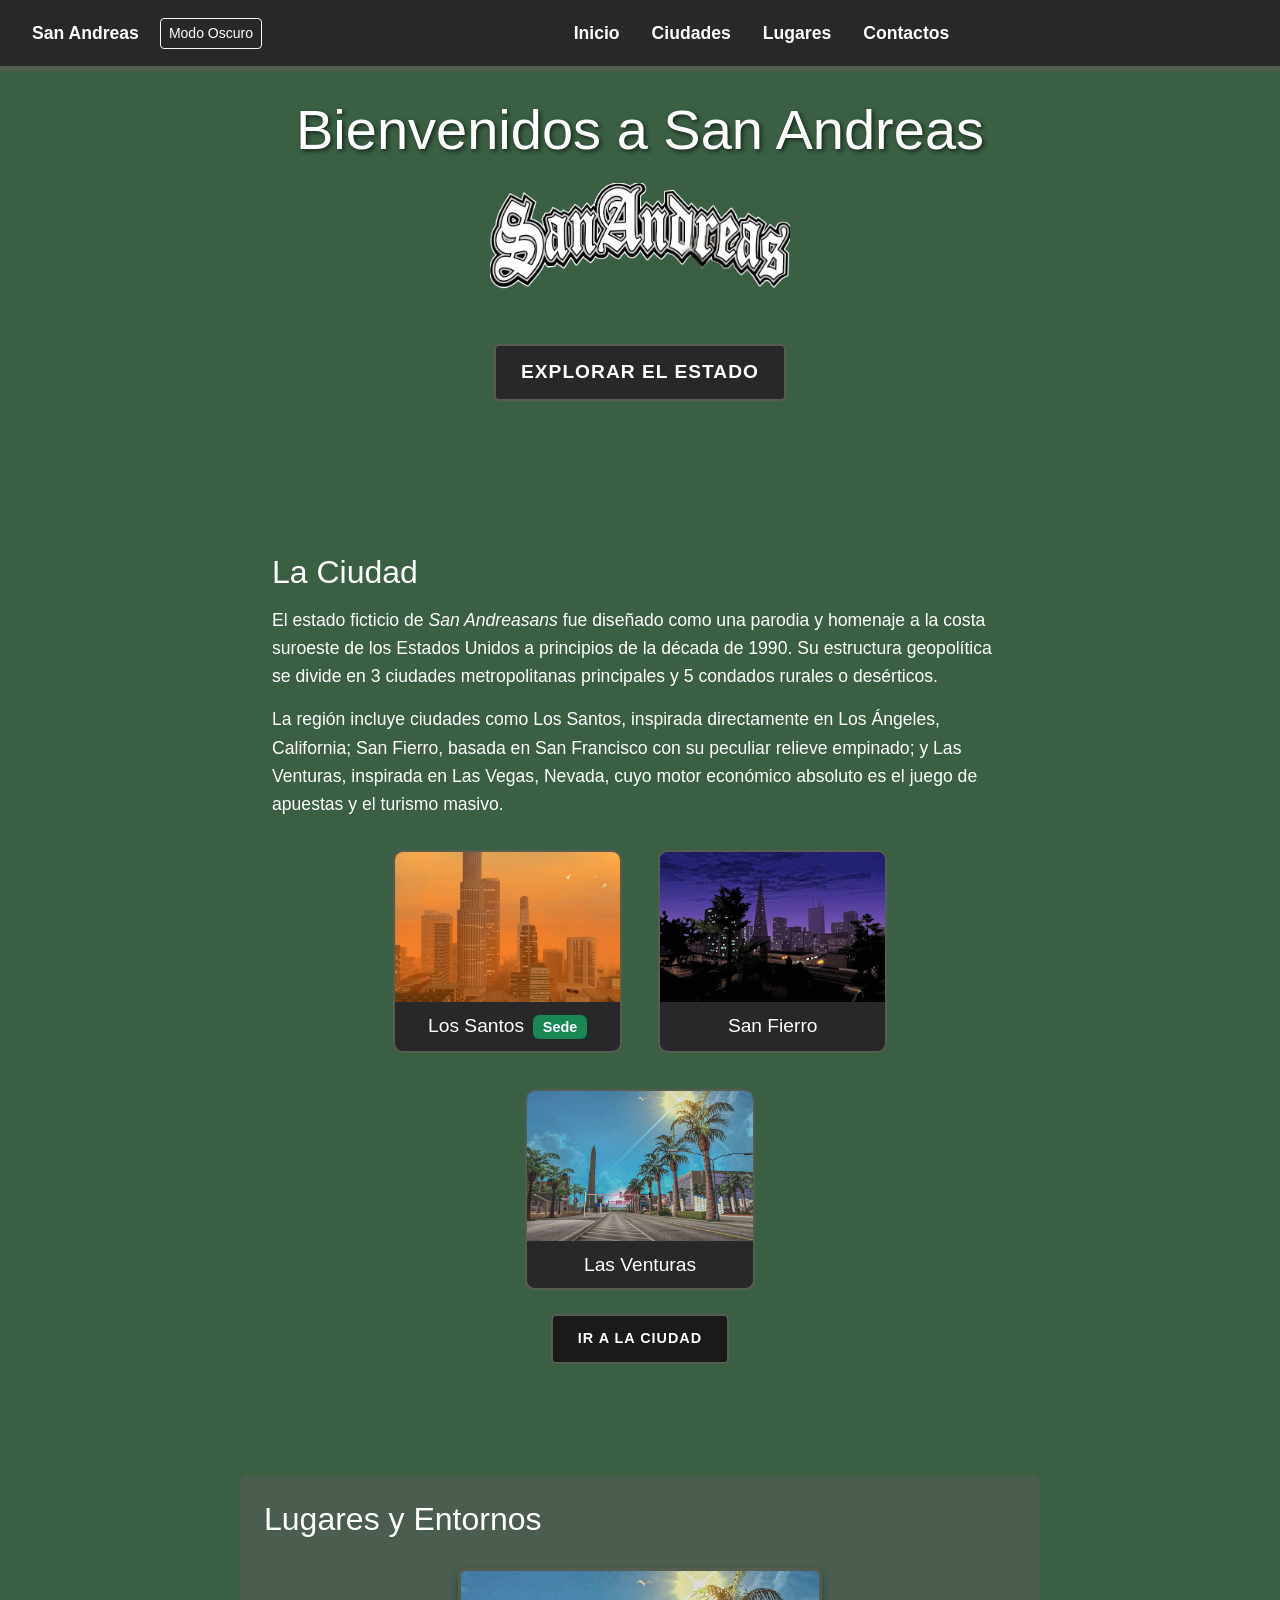
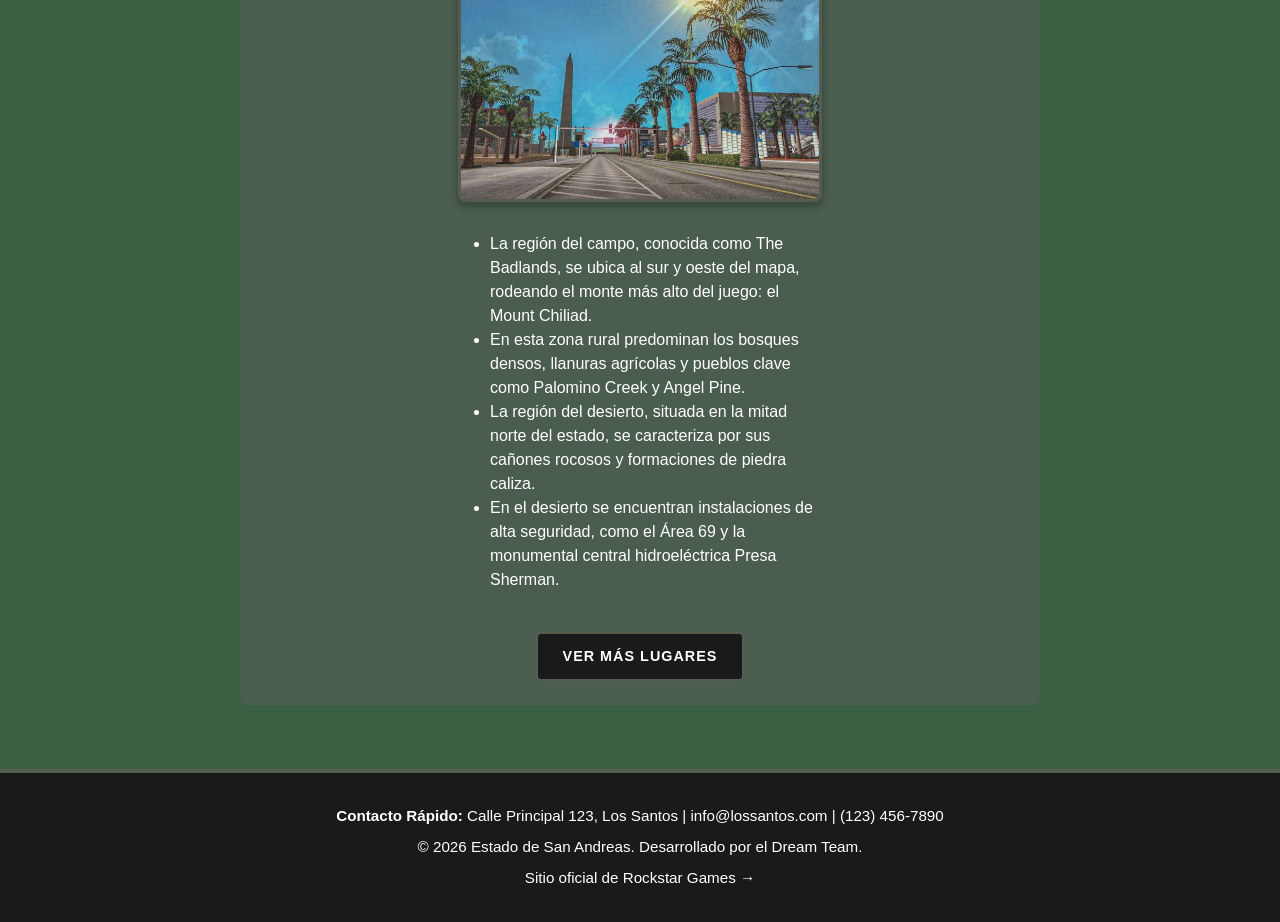
<file: index.html>
<!DOCTYPE html>
<html lang="es">
    <head>
        <meta charset="UTF-8">
        <meta name="viewport" content="width=device-width, initial-scale=1.0">
        <title>San Andreas - Estado Oficial</title>
        <link href="https://cdn.jsdelivr.net/npm/bootstrap@5.3.3/dist/css/bootstrap.min.css" rel="stylesheet">
        <link rel="stylesheet" href="CSS/estilos.css">
    </head>
    <body>
        <header>
            <nav class="navbar navbar-expand-lg navbar-dark menu-superior fixed-top">
                <div class="container-fluid">
                    <a class="navbar-brand fw-bold" href="#inicio">San Andreas</a>
                    <button id="btn-modo" class="btn btn-outline-light btn-sm ms-auto me-2">Modo Oscuro</button>
                    <button class="navbar-toggler" type="button" data-bs-toggle="collapse" data-bs-target="#navbarNav" aria-controls="navbarNav" aria-expanded="false" aria-label="Alternar navegación">
                        <span class="navbar-toggler-icon"></span>
                    </button>
                    <div class="collapse navbar-collapse justify-content-center" id="navbarNav">
                        <ul class="navbar-nav gap-lg-3">
                            <li class="nav-item"><a class="nav-link text-white" href="index.html">Inicio</a></li>
                            <li class="nav-item"><a class="nav-link text-white" href="ciudades.html">Ciudades</a></li>
                            <li class="nav-item"><a class="nav-link text-white" href="lugares.html">Lugares</a></li>
                            <li class="nav-item"><a class="nav-link text-white" href="contactos.html">Contactos</a></li>
                        </ul>
                    </div>
                </div>
            </nav>
        </header>
        <div id="inicio">
            <div class="hero-index text-center py-5">
                <h1 class="titulo-principal">Bienvenidos a San Andreas</h1>
                <img src="Repositoriodeimagenes/logo-san-andreas-blanco-removebg-preview.png" alt="Logo de San Andreas" class="logo-principal my-3">
                <div>
                    <a href="#ciudad" class="boton-primario">Explorar el Estado</a>
                </div>
            </div>
            <main class="container my-4">
                <section id="ciudad" class="contenedor-seccion mb-5">
                    <h2>La Ciudad</h2>
                    <p>El estado ficticio de <em>San Andreasans</em> fue diseñado como una parodia y homenaje a la costa suroeste de los Estados Unidos a principios de la década de 1990. Su estructura geopolítica se divide en 3 ciudades metropolitanas principales y 5 condados rurales o desérticos.</p>
                    <p>La región incluye ciudades como Los Santos, inspirada directamente en Los Ángeles, California; San Fierro, basada en San Francisco con su peculiar relieve empinado; y Las Venturas, inspirada en Las Vegas, Nevada, cuyo motor económico absoluto es el juego de apuestas y el turismo masivo.</p>
                    
                    <div class="contenedor-tarjetas-ciudad row g-3 justify-content-center my-3">
                        <div class="col-12 col-md-4 d-flex justify-content-center">
                            <div class="tarjeta-ciudad h-100">
                                <img src="Repositoriodeimagenes/ciudad-los-santos.jpg" alt="Vista de la ciudad de Los Santos">
                                <h3>Los Santos <span class="badge bg-success ms-1">Sede</span></h3>
                            </div>
                        </div>
                        <div class="col-12 col-md-4 d-flex justify-content-center">
                            <div class="tarjeta-ciudad h-100">
                                <img src="Repositoriodeimagenes/ciudad-san-fierro.jpg" alt="Vista de la ciudad de San Fierro">
                                <h3>San Fierro</h3>
                            </div>
                        </div>
                        <div class="col-12 col-md-4 d-flex justify-content-center">
                            <div class="tarjeta-ciudad h-100">
                                <img src="Repositoriodeimagenes/ciudad-las-venturas.jpg" alt="Vista de la ciudad de Las Venturas">
                                <h3>Las Venturas</h3>
                            </div>
                        </div>
                    </div>

                    <div class="contenedor-boton text-center mt-4">
                        <a href="ciudades.html" class="boton-secundario">Ir a la Ciudad</a>
                    </div>
                </section>
                <section id="lugares-resumen" class="contenedor-seccion seccion-alternalterna p-4 mb-5">
                    <h2>Lugares y Entornos</h2>
                    <div class="columnas-lugares row align-items-center">
                        <div class="col-12 col-md-6 mb-3 mb-md-0">
                            <img src="Repositoriodeimagenes/ciudad-las-venturas.jpg" alt="Paisaje de San Andreas" class="imagen-lugares img-fluid">
                        </div>
                        <div class="col-12 col-md-6">
                            <ul>
                                <li>La región del campo, conocida como The Badlands, se ubica al sur y oeste del mapa, rodeando el monte más alto del juego: el Mount Chiliad.</li>
                                <li>En esta zona rural predominan los bosques densos, llanuras agrícolas y pueblos clave como Palomino Creek y Angel Pine.</li>
                                <li>La región del desierto, situada en la mitad norte del estado, se caracteriza por sus cañones rocosos y formaciones de piedra caliza.</li>
                                <li>En el desierto se encuentran instalaciones de alta seguridad, como el Área 69 y la monumental central hidroeléctrica Presa Sherman.</li>
                            </ul>
                        </div>
                    </div>
                    <div class="contenedor-boton text-center mt-4">
                        <a href="lugares.html" class="boton-secundario">Ver más Lugares</a>
                    </div>
                </section>
            </main>
        </div>
        <footer class="footer-principal text-center py-4">
            <p><strong>Contacto Rápido:</strong> Calle Principal 123, Los Santos | <a href="mailto:info@lossantos.com" class="enlace-contacto">info@lossantos.com</a> | <a href="tel:+1234567890" class="enlace-contacto">(123) 456-7890</a></p>
            <p>&copy; 2026 Estado de San Andreas. Desarrollado por el Dream Team.</p>
            <p>
                <a href="https://www.rockstargames.com" target="_blank" rel="noopener noreferrer" class="enlace-contacto">
                    Sitio oficial de Rockstar Games &rarr;
                </a>
            </p>
        </footer>
        <script src="https://cdn.jsdelivr.net/npm/bootstrap@5.3.3/dist/js/bootstrap.bundle.min.js"></script>
        <script src="js/script.js"></script>  
    </body>
</html>
</file>
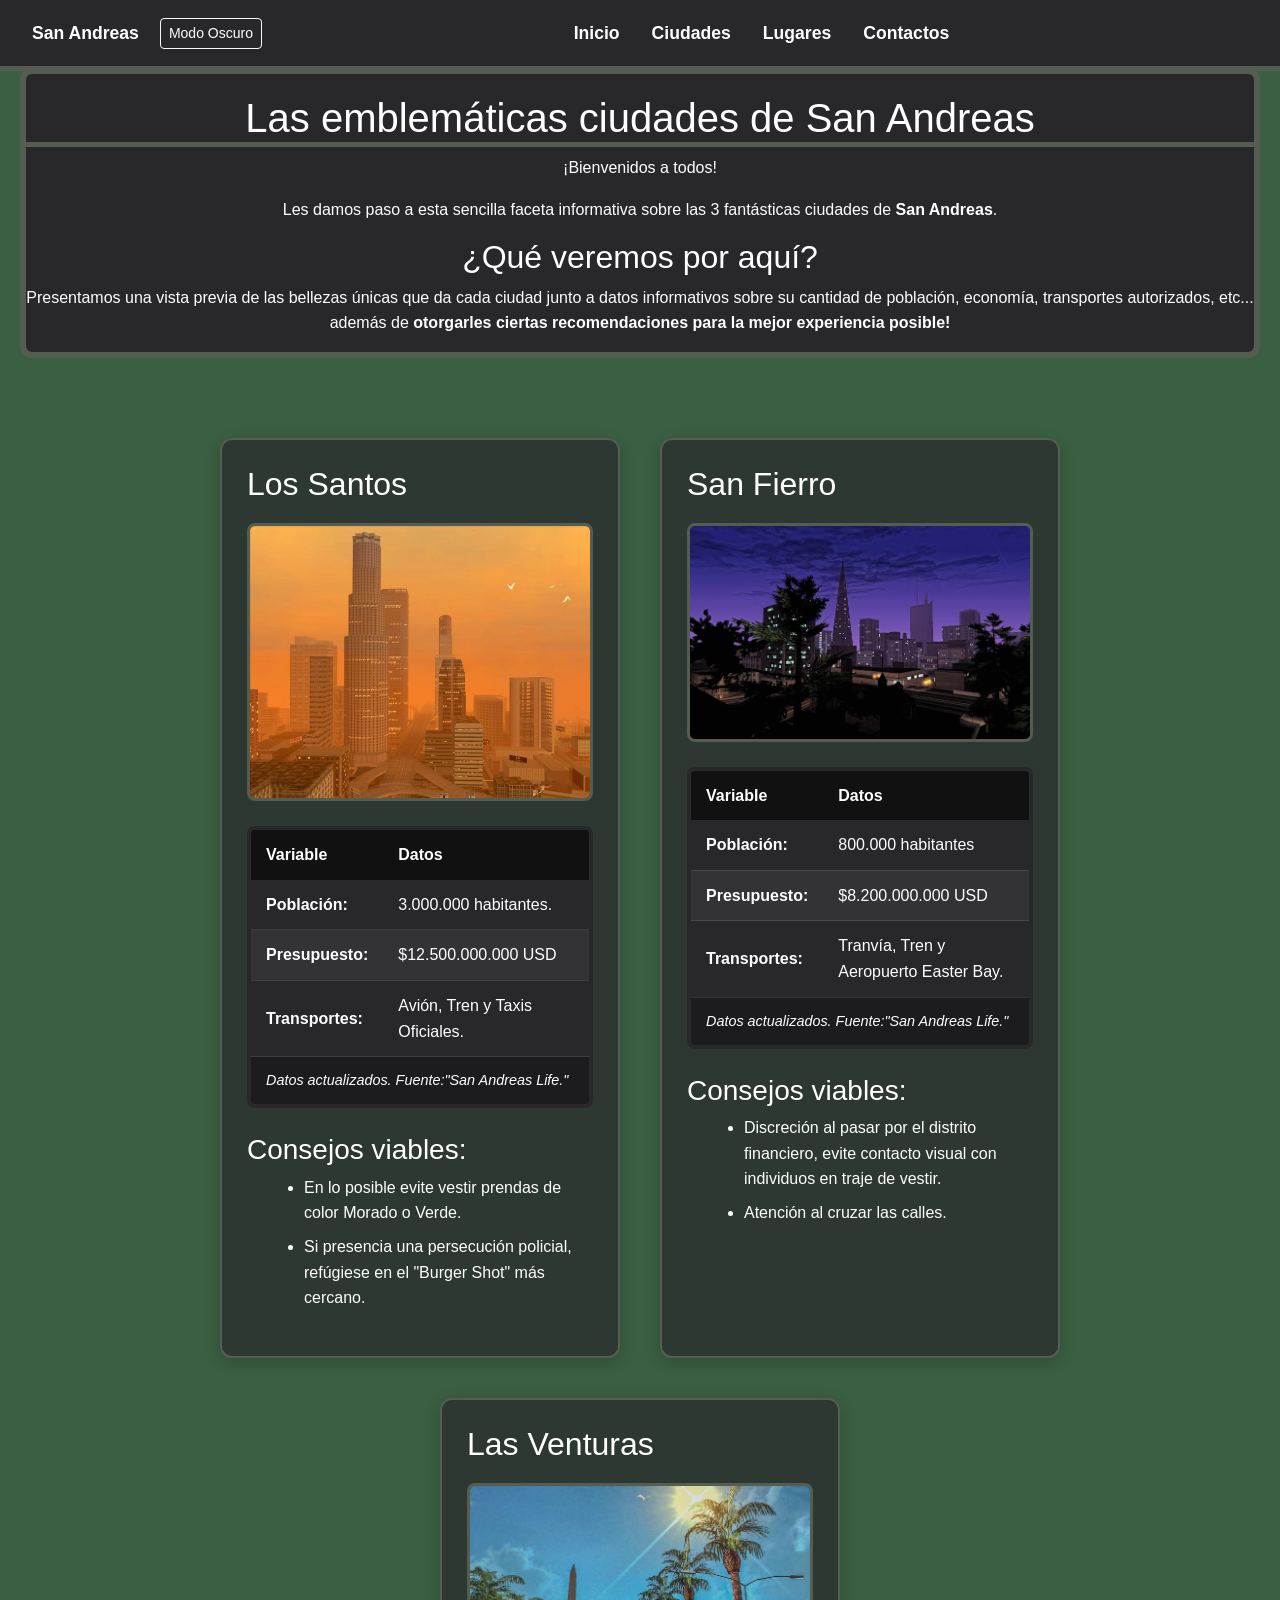
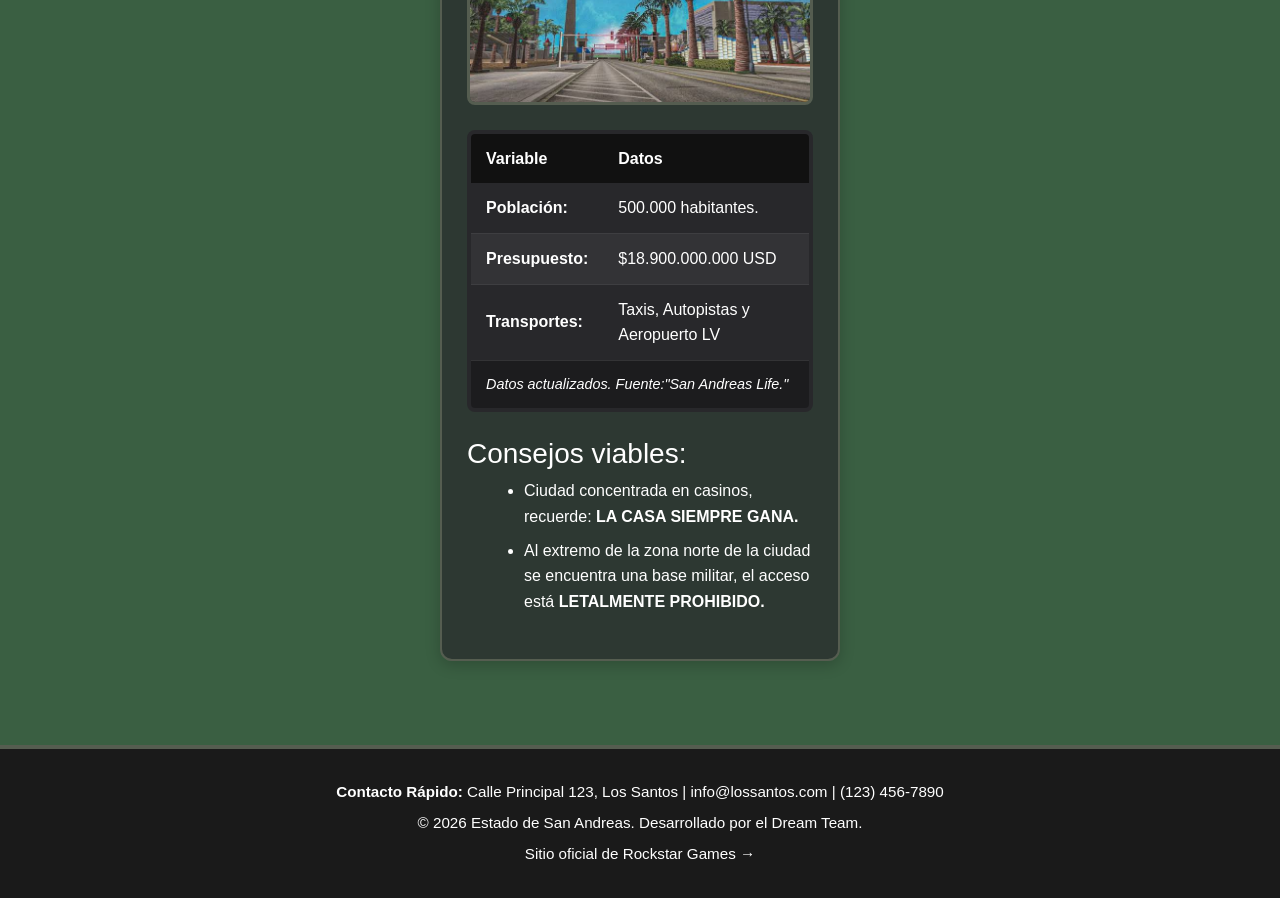
<file: ciudades.html>
<!DOCTYPE html>
<html lang="es">
    <head>
        <meta charset="UTF-8">
        <meta name="viewport" content="width=device-width, initial-scale=1.0">
        <title>San Andreas - Ciudades</title>
        <link href="https://cdn.jsdelivr.net/npm/bootstrap@5.3.3/dist/css/bootstrap.min.css" rel="stylesheet">
        <link rel="stylesheet" href="CSS/estilos.css">
    </head>
    <body>
        <header>
            <nav class="navbar navbar-expand-lg navbar-dark menu-superior fixed-top">
                <div class="container-fluid">
                    <a class="navbar-brand fw-bold" href="index.html">San Andreas</a>
                    <button id="btn-modo" class="btn btn-outline-light btn-sm ms-auto me-2">Modo Oscuro</button>
                    <button class="navbar-toggler" type="button" data-bs-toggle="collapse" data-bs-target="#navbarNav" aria-controls="navbarNav" aria-expanded="false" aria-label="Alternar navegación">
                        <span class="navbar-toggler-icon"></span>
                    </button>
                    <div class="collapse navbar-collapse justify-content-center" id="navbarNav">
                        <ul class="navbar-nav gap-lg-3">
                            <li class="nav-item"><a class="nav-link text-white" href="index.html">Inicio</a></li>
                            <li class="nav-item"><a class="nav-link text-white" href="ciudades.html">Ciudades</a></li>
                            <li class="nav-item"><a class="nav-link text-white" href="lugares.html">Lugares</a></li>
                            <li class="nav-item"><a class="nav-link text-white" href="contactos.html">Contactos</a></li>
                        </ul>
                    </div>
                </div>
            </nav>
        </header>
        
        <main   class="pagina-ciudades">
            <article class="pagina-ciudades-article">
                <h1 class="ciudad-h1">Las emblemáticas ciudades de San Andreas</h1>
                <p>¡Bienvenidos a todos!</p>
                <p>
                    Les damos paso a esta sencilla faceta informativa sobre las 3 fantásticas
                    ciudades de <strong>San Andreas</strong>.
                </p>
                <h2>¿Qué veremos por aquí?</h2>
                <p>
                    Presentamos una vista previa de las bellezas únicas que da cada ciudad junto
                    a datos informativos sobre su cantidad de población, economía, transportes autorizados, etc...
                    además de <strong>otorgarles ciertas recomendaciones para la mejor experiencia posible!</strong>
                </p>
            </article>
            
            
                <section id="seccion-los-santos" class="seccion-ciudad">
                    <h2>Los Santos</h2>
                    <img src="Repositoriodeimagenes/ciudad-los-santos.jpg" alt="Imagen de Los Santos" class="img-ciudad">
                    <table class="tabla-datos">
                        <thead>
                            <tr>
                                <th>Variable</th>
                                <th>Datos</th>
                            </tr>
                        </thead>
                        <tbody>
                        <tr>
                            <th>Población:</th>
                            <td>3.000.000 habitantes.</td>
                        </tr>
                        <tr>
                            <th>Presupuesto:</th>
                            <td>$12.500.000.000 USD</td>
                        </tr>
                        <tr>
                            <th>Transportes:</th>
                            <td>Avión, Tren y Taxis Oficiales.</td>
                        </tr>
                        </tbody>
                        <tfoot>
                            <tr>
                                <td colspan="2">Datos actualizados. Fuente:"San Andreas Life."</td>
                            </tr>
                        </tfoot>
                    </table>
                    <h3>Consejos viables:</h3>
                    <ul>
                        <li>En lo posible evite vestir prendas de color Morado o Verde.</li>
                        <li>Si presencia una persecución policial, refúgiese en el "Burger Shot" más cercano.</li>
                    </ul>
                </section>
                <section id="seccion-san-fierro" class="seccion-ciudad">
                    <h2>San Fierro</h2>
                    <img src="Repositoriodeimagenes/ciudad-san-fierro.jpg" alt="Imagen de San Fierro" class="img-ciudad">
                    <table class="tabla-datos">
                        <thead>
                            <tr>
                                <th>Variable</th>
                                <th>Datos</th>
                            </tr>
                        </thead>
                        <tbody>
                        <tr>
                            <th>Población:</th>
                            <td>800.000 habitantes</td>
                        </tr>
                        <tr>
                            <th>Presupuesto:</th>
                            <td>$8.200.000.000 USD</td>
                        </tr>
                        <tr>
                            <th>Transportes:</th>
                            <td>Tranvía, Tren y Aeropuerto Easter Bay.</td>
                        </tr>
                        </tbody>
                        <tfoot>
                            <tr>
                                <td colspan="2">Datos actualizados. Fuente:"San Andreas Life."</td>
                            </tr>
                        </tfoot>
                    </table>
                    <h3>Consejos viables:</h3>
                    <ul>
                        <li>Discreción al pasar por el distrito financiero, evite contacto visual con individuos en traje de vestir.</li>
                        <li>Atención al cruzar las calles.</li>
                    </ul>
                </section>
                <section id="seccion-las-venturas" class="seccion-ciudad">
                    <h2>Las Venturas</h2>
                    <img src="Repositoriodeimagenes/ciudad-las-venturas.jpg" alt="Imagen de Las Venturas" class="img-ciudad">
                    <table class="tabla-datos">
                        <thead>
                            <tr>
                                <th>Variable</th>
                                <th>Datos</th>
                            </tr>
                        </thead>
                        <tbody>
                        <tr>
                            <th>Población:</th>
                            <td>500.000 habitantes.</td>
                        </tr>
                        <tr>
                            <th>Presupuesto:</th>
                            <td>$18.900.000.000 USD</td>
                        </tr>
                        <tr>
                            <th>Transportes:</th>
                            <td>Taxis, Autopistas y Aeropuerto LV</td>
                        </tr>
                        </tbody>
                        <tfoot>
                            <tr>
                                <td colspan="2">Datos actualizados. Fuente:"San Andreas Life."</td>
                            </tr>
                        </tfoot>
                    </table>
                    <h3>Consejos viables:</h3>
                    <ul>
                        <li>Ciudad concentrada en casinos, recuerde: <strong>LA CASA SIEMPRE GANA.</strong></li>
                        <li>Al extremo de la zona norte de la ciudad se encuentra una base militar,
                            el acceso está <strong>LETALMENTE PROHIBIDO.</strong></li>
                    </ul>
                </section>
            </main>
        <footer class="footer-principal text-center py-4">
            <p><strong>Contacto Rápido:</strong> Calle Principal 123, Los Santos | <a href="mailto:info@lossantos.com" class="enlace-contacto">info@lossantos.com</a> | <a href="tel:+1234567890" class="enlace-contacto">(123) 456-7890</a></p>
            <p>&copy; 2026 Estado de San Andreas. Desarrollado por el Dream Team.</p>
            <p>
                <a href="https://www.rockstargames.com" target="_blank" rel="noopener noreferrer" class="enlace-contacto">
                    Sitio oficial de Rockstar Games &rarr;
                </a>
            </p>
        </footer>
        <script src="https://cdn.jsdelivr.net/npm/bootstrap@5.3.3/dist/js/bootstrap.bundle.min.js"></script>
        <script src="js/script.js"></script>  
    </body>
</html>
</file>
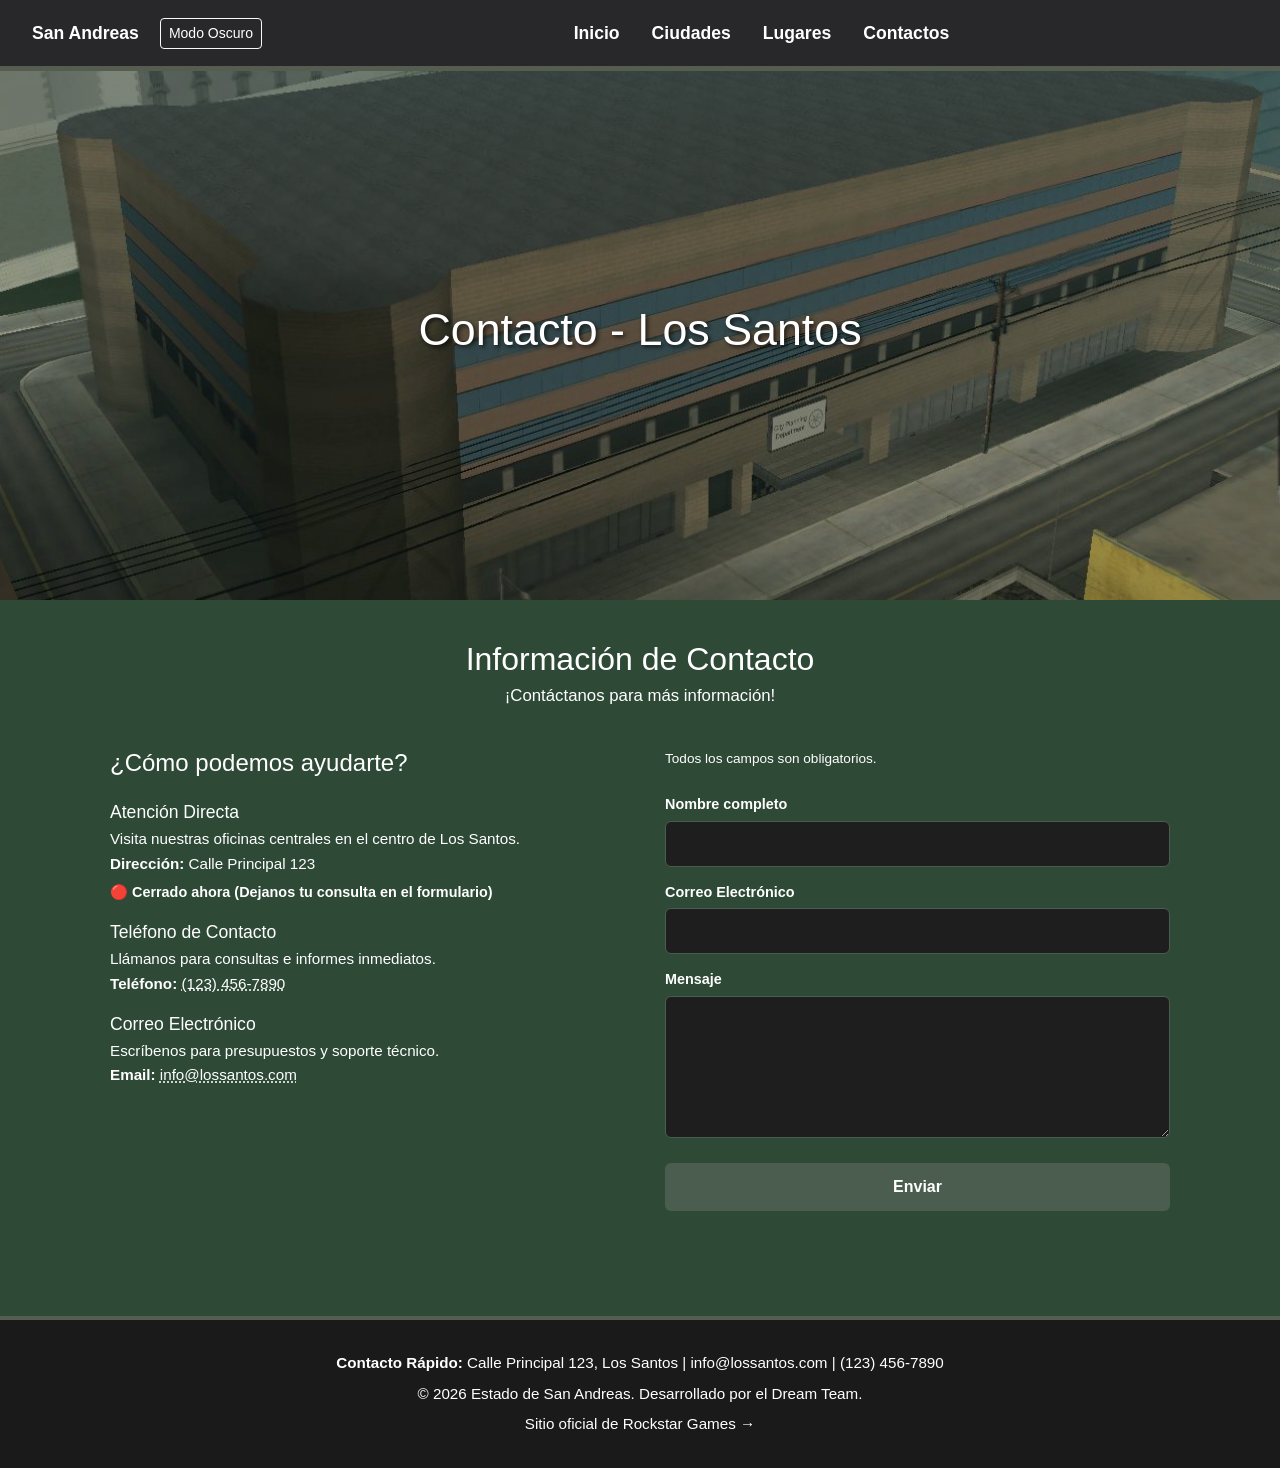
<file: contactos.html>
<!DOCTYPE html>
<html lang="es">
    <head>
        <meta charset="UTF-8">
        <meta name="viewport" content="width=device-width, initial-scale=1.0">
        <title>San Andreas - Contacto</title>
        <link href="https://cdn.jsdelivr.net/npm/bootstrap@5.3.3/dist/css/bootstrap.min.css" rel="stylesheet">
        <link rel="stylesheet" href="CSS/estilos.css">
    </head>
    <body class="pagina-contacto">
        <header>
            <nav class="navbar navbar-expand-lg navbar-dark menu-superior fixed-top">
                <div class="container-fluid">
                    <a class="navbar-brand fw-bold" href="index.html">San Andreas</a>
                    <button id="btn-modo" class="btn btn-outline-light btn-sm ms-auto me-2">Modo Oscuro</button>
                    <button class="navbar-toggler" type="button" data-bs-toggle="collapse" data-bs-target="#navbarNav" aria-controls="navbarNav" aria-expanded="false" aria-label="Alternar navegación">
                        <span class="navbar-toggler-icon"></span>
                    </button>
                    <div class="collapse navbar-collapse justify-content-center" id="navbarNav">
                        <ul class="navbar-nav gap-lg-3">
                            <li class="nav-item"><a class="nav-link text-white" href="index.html">Inicio</a></li>
                            <li class="nav-item"><a class="nav-link text-white" href="ciudades.html">Ciudades</a></li>
                            <li class="nav-item"><a class="nav-link text-white" href="lugares.html">Lugares</a></li>
                            <li class="nav-item"><a class="nav-link text-white" href="contactos.html">Contactos</a></li>
                        </ul>
                    </div>
                </div>
            </nav>
        </header>
        <main>
            <section class="pagina-contacto" id="contactos" style="margin-top: 60px;">
                <div class="hero-contacto">
                    <h1>Contacto - Los Santos</h1>
                </div>
                <article>
                    <h2 class="titulo-seccion">Información de Contacto</h2>
                    <p class="subtitulo-seccion">¡Contáctanos para más información!</p>

                    <div class="contenedor-contacto">
                        <address class="datos-contacto">
                            <h3>¿Cómo podemos ayudarte?</h3>

                            <div class="bloque-info">
                                <h4>Atención Directa</h4>
                                <p>Visita nuestras oficinas centrales en el centro de Los Santos.</p>
                                <p><strong>Dirección:</strong> Calle Principal 123</p>
                                <p id="estado-atencion"></p>
                            </div>

                            <div class="bloque-info">
                                <h4>Teléfono de Contacto</h4>
                                <p>Llámanos para consultas e informes inmediatos.</p>
                                <p>
                                    <strong>Teléfono:</strong> 
                                    <span class="dato-copiable" title="Haz clic para copiar">(123) 456-7890</span>
                                </p>
                            </div>

                            <div class="bloque-info">
                                <h4>Correo Electrónico</h4>
                                <p>Escríbenos para presupuestos y soporte técnico.</p>
                                <p>
                                    <strong>Email:</strong> 
                                    <span class="dato-copiable" title="Haz clic para copiar">info@lossantos.com</span>
                                </p>
                            </div>
                        </address>
                        <form class="formulario-contacto" novalidate>
                            <p class="nota-formulario">Todos los campos son obligatorios.</p>

                            <div class="campo">
                                <label for="nombre">Nombre completo</label>
                                <input type="text" id="nombre" name="nombre" required>
                            </div>

                            <div class="campo">
                                <label for="email">Correo Electrónico</label>
                                <input type="email" id="email" name="email" required>
                            </div>

                            <div class="campo">
                                <label for="mensaje">Mensaje</label>
                                <textarea id="mensaje" name="mensaje" rows="5" required></textarea>
                            </div>

                            <button type="submit" class="btn-enviar">Enviar</button>
                        </form>
                    </div>
                </article>
            </section>
        </main>
        <footer class="footer-principal text-center py-4">
                <p><strong>Contacto Rápido:</strong> Calle Principal 123, Los Santos | <a href="mailto:info@lossantos.com" class="enlace-contacto">info@lossantos.com</a> | <a href="tel:+1234567890" class="enlace-contacto">(123) 456-7890</a></p>
                <p>&copy; 2026 Estado de San Andreas. Desarrollado por el Dream Team.</p>
                <p>
                    <a href="https://www.rockstargames.com" target="_blank" rel="noopener noreferrer" class="enlace-contacto">
                        Sitio oficial de Rockstar Games &rarr;
                    </a>
                </p>
            </footer>
            <script src="https://cdn.jsdelivr.net/npm/bootstrap@5.3.3/dist/js/bootstrap.bundle.min.js"></script>
            <script src="js/script.js"></script>  
    </body>
</html>
</file>
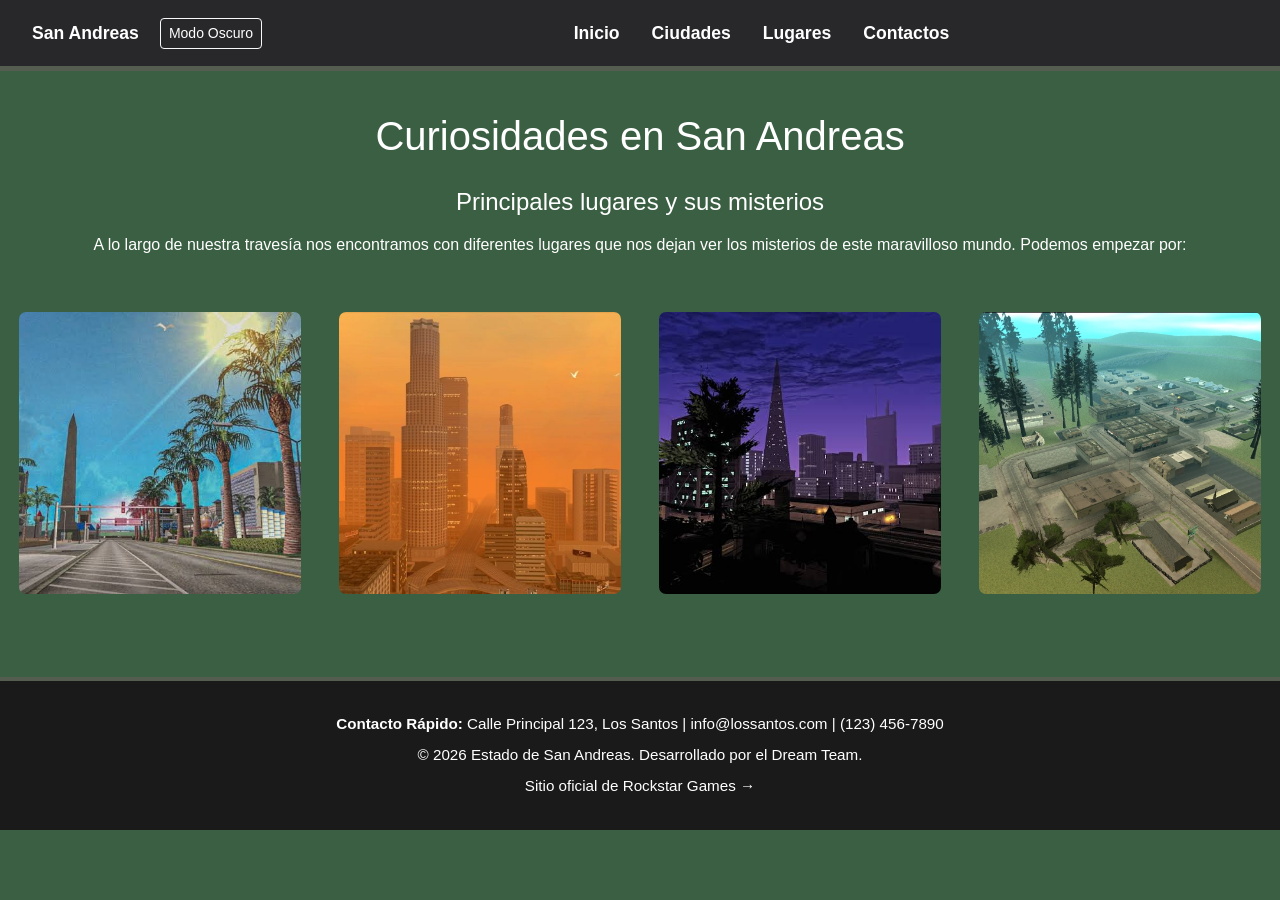
<file: lugares.html>
<!DOCTYPE html>
<html lang="es">
    <head>
        <meta charset="UTF-8">
        <meta name="viewport" content="width=device-width, initial-scale=1.0">
        <title>San Andreas - Lugares</title>
        <link href="https://cdn.jsdelivr.net/npm/bootstrap@5.3.3/dist/css/bootstrap.min.css" rel="stylesheet">
        <link rel="stylesheet" href="CSS/estilos.css">
    </head>
    <body>
        <header>
            <nav class="navbar navbar-expand-lg navbar-dark menu-superior fixed-top">
                <div class="container-fluid">
                    <a class="navbar-brand fw-bold" href="index.html">San Andreas</a>
                    <button id="btn-modo" class="btn btn-outline-light btn-sm ms-auto me-2">Modo Oscuro</button>
                    <button class="navbar-toggler" type="button" data-bs-toggle="collapse" data-bs-target="#navbarNav" aria-controls="navbarNav" aria-expanded="false" aria-label="Alternar navegación">
                        <span class="navbar-toggler-icon"></span>
                    </button>
                    <div class="collapse navbar-collapse justify-content-center" id="navbarNav">
                        <ul class="navbar-nav gap-lg-3">
                            <li class="nav-item"><a class="nav-link text-white" href="index.html">Inicio</a></li>
                            <li class="nav-item"><a class="nav-link text-white" href="ciudades.html">Ciudades</a></li>
                            <li class="nav-item"><a class="nav-link text-white" href="lugares.html">Lugares</a></li>
                            <li class="nav-item"><a class="nav-link text-white" href="contactos.html">Contactos</a></li>
                        </ul>
                    </div>
                </div>
            </nav>
        </header>

        <!-- SECCIÓN LUGARES -->
        <div id="lugares" class="pagina-lugares" style="margin-top: 30px;">
            <main class="lugares-container" id="lugares-main">

                <div class="lugares-container-titulo">
                    <h1>
                        Curiosidades en
                        <span class="animacion-titulo">San Andreas</span>
                    </h1>
                </div>

                <div class="lugares-container-subtitulos">
                    <h2>Principales lugares y sus misterios</h2>

                    <p>
                        A lo largo de nuestra travesía nos encontramos
                        con diferentes lugares que nos dejan ver los
                        misterios de este maravilloso mundo.
                        Podemos empezar por:
                    </p>
                </div>
                <div class="lugares-container-imagenes-padre">

                    <div class="lugares-container-imagenes-hijos">
                        <a class="lugares-container-imagenes-hijos-texto"
                        href="#Las-venturas">
                            Las Venturas
                        </a>
                        <img src="./Repositoriodeimagenes/ciudad-las-venturas.jpg"
                            alt="Ciudad de Las Venturas">
                    </div>

                    <div class="lugares-container-imagenes-hijos">
                        <a class="lugares-container-imagenes-hijos-texto"
                        href="#Los-santos">
                            Los Santos
                        </a>
                        <img src="./Repositoriodeimagenes/ciudad-los-santos.jpg"
                            alt="Ciudad de Los Santos">
                    </div>

                    <div class="lugares-container-imagenes-hijos">
                        <a class="lugares-container-imagenes-hijos-texto"
                        href="#San-fierro">
                            San Fierro
                        </a>
                        <img src="./Repositoriodeimagenes/ciudad-san-fierro.jpg"
                            alt="Ciudad de San Fierro">
                    </div>

                    <div class="lugares-container-imagenes-hijos">
                        <a class="lugares-container-imagenes-hijos-texto"
                        href="#Angel-pine">
                            Bosque Angel Pine
                        </a>
                        <img src="./Repositoriodeimagenes/bosque-angelpine.png"
                            alt="Bosque de Angel Pine">
                    </div>

                </div>
                <section class="lugares-seccion" id="Las-venturas">

                    <div class="venturas-contenido">

                        <a class="volver-link" href="#lugares-main">
                            ← Volver a los lugares
                        </a>

                        <h2 class="venturas-titulo">
                            Curiosidades de Las Venturas
                        </h2>

                        <article class="curiosidad curiosidad-derecha">

                            <div class="curiosidad-texto">
                                <h3>1. Inspiración en Las Vegas</h3>

                                <p>
                                    Las Venturas está inspirada principalmente
                                    en Las Vegas, una ciudad estadounidense
                                    famosa por sus casinos, hoteles lujosos y
                                    carteles luminosos. En GTA San Andreas
                                    encontramos una versión ficticia llena
                                    de luces, apuestas y entretenimiento.
                                </p>
                            </div>

                            <div class="curiosidad-imagen">
                                <img src="./Repositoriodeimagenes/vista-nocturna-venturas-curio1.jpg"
                                    alt="Vista nocturna de Las Venturas">
                            </div>

                        </article>

                        <article class="curiosidad curiosidad-izquierda">

                            <div class="curiosidad-texto">
                                <h3>2. Los casinos y sus secretos</h3>

                                <p>
                                    Las Venturas cuenta con diferentes casinos
                                    que podemos visitar durante el juego.
                                    Uno de los más conocidos es Caligula's
                                    Palace, donde se desarrolla una parte
                                    importante de la historia. Estos lugares
                                    también esconden misiones y situaciones
                                    relacionadas con el mundo criminal.
                                </p>
                            </div>

                            <div class="curiosidad-imagen">
                                <img src="./Repositoriodeimagenes/casino-venturas-curio2.jpg"
                                    alt="Casino de Las Venturas">
                            </div>

                        </article>

                        <article class="curiosidad curiosidad-derecha">

                            <div class="curiosidad-texto">
                                <h3>3. Una ciudad llena de referencias</h3>

                                <p>
                                    La ciudad contiene numerosos carteles,
                                    edificios y hoteles que hacen referencia
                                    a lugares reales de Las Vegas. Sus calles
                                    recrean el ambiente del famoso Strip,
                                    con enormes estructuras iluminadas y
                                    construcciones extravagantes.
                                </p>
                            </div>

                            <div class="curiosidad-imagen">
                                <img src="./Repositoriodeimagenes/hoteles-venturas-curio3.jpg"
                                    alt="Hoteles y luces de Las Venturas">
                            </div>

                        </article>

                    </div>
                </section>

                <section class="lugares-seccion" id="Los-santos">

                    <div class="venturas-contenido">

                        <a class="volver-link" href="#lugares-main">
                            ← Volver a los lugares
                        </a>

                        <h2 class="venturas-titulo">
                            Curiosidades de Los Santos
                        </h2>

                        <article class="curiosidad curiosidad-derecha">

                            <div class="curiosidad-texto">
                                <h3>1. Inspiración en Los Ángeles</h3>

                                <p>
                                    Los Santos está inspirada principalmente
                                    en Los Ángeles, California. Podemos
                                    reconocer referencias a sus barrios,
                                    avenidas, playas y zonas urbanas.
                                    El juego recrea una ciudad enorme donde
                                    conviven diferentes ambientes y estilos
                                    de vida.
                                </p>
                            </div>

                            <div class="curiosidad-imagen">
                                <img src="./Repositoriodeimagenes/ciudad-santos-curio1.jpg"
                                    alt="Panorama de Los Santos">
                            </div>

                        </article>

                        <article class="curiosidad curiosidad-izquierda">

                            <div class="curiosidad-texto">
                                <h3>2. Grove Street</h3>

                                <p>
                                    Grove Street es uno de los lugares más
                                    importantes de GTA San Andreas. Es el hogar
                                    de CJ y de varios integrantes de su familia.
                                    Allí comienzan muchas de las aventuras
                                    y acontecimientos principales de la historia.
                                </p>
                            </div>

                            <div class="curiosidad-imagen">
                                <img src="./Repositoriodeimagenes/grove-los-santos-curio2.jpg"
                                    alt="Grove Street">
                            </div>

                        </article>

                        <article class="curiosidad curiosidad-derecha">

                            <div class="curiosidad-texto">
                                <h3>3. El famoso cartel de Vinewood</h3>

                                <p>
                                    En las colinas de Los Santos encontramos
                                    el famoso cartel de Vinewood, inspirado
                                    en el cartel de Hollywood. Es uno de los
                                    elementos más reconocibles de la ciudad
                                    y representa la industria cinematográfica
                                    y el entretenimiento.
                                </p>
                            </div>

                            <div class="curiosidad-imagen">
                                <img src="./Repositoriodeimagenes/vinewood-los-santos-curio3.jpg"
                                    alt="Cartel de Vinewood">
                            </div>

                        </article>

                    </div>
                </section>

                <section class="lugares-seccion" id="San-fierro">

                    <div class="venturas-contenido">

                        <a class="volver-link" href="#lugares-main">
                            ← Volver a los lugares
                        </a>

                        <h2 class="venturas-titulo">
                            Curiosidades de San Fierro
                        </h2>

                        <article class="curiosidad curiosidad-derecha">

                            <div class="curiosidad-texto">
                                <h3>1. Inspiración en San Francisco</h3>

                                <p>
                                    San Fierro está inspirada en San Francisco,
                                    California. Su geografía montañosa, sus
                                    calles empinadas y sus tranvías recuerdan
                                    a la ciudad real. También cuenta con barrios
                                    y edificios que recrean diferentes zonas
                                    de esta región.
                                </p>
                            </div>

                            <div class="curiosidad-imagen">
                                <img src="./Repositoriodeimagenes/SanFierro-curio1-ciudad.jpg"
                                    alt="Vista de San Fierro">
                            </div>

                        </article>

                        <article class="curiosidad curiosidad-izquierda">

                            <div class="curiosidad-texto">
                                <h3>2. El puente Gant</h3>

                                <p>
                                    El puente Gant es una de las construcciones
                                    más reconocibles de San Fierro. Está inspirado
                                    en el famoso Golden Gate Bridge de San Francisco.
                                    Su enorme estructura conecta diferentes sectores
                                    y ofrece una de las vistas más características
                                    de la ciudad.
                                </p>
                            </div>

                            <div class="curiosidad-imagen">
                                <img src="./Repositoriodeimagenes/SanFierro-curio2-puente.jpg"
                                    alt="Puente Gant de San Fierro">
                            </div>

                        </article>

                        <article class="curiosidad curiosidad-derecha">

                            <div class="curiosidad-texto">
                                <h3>3. El Monte Chiliad</h3>

                                <p>
                                    Aunque se encuentra fuera del centro urbano,
                                    el Monte Chiliad es uno de los lugares más
                                    interesantes del mapa. Su altura permite
                                    observar grandes extensiones del territorio
                                    y es escenario de distintas actividades
                                    y exploraciones dentro del juego.
                                </p>
                            </div>

                            <div class="curiosidad-imagen">
                                <img src="./Repositoriodeimagenes/SanFierro-curio3-monte.jpg"
                                    alt="Monte Chiliad">
                            </div>

                        </article>

                    </div>
                </section>

                <section class="lugares-seccion" id="Angel-pine">

                    <div class="venturas-contenido">

                        <a class="volver-link" href="#lugares-main">
                            ← Volver a los lugares
                        </a>

                        <h2 class="venturas-titulo">
                            Curiosidades de Angel Pine
                        </h2>

                        <article class="curiosidad curiosidad-derecha">

                            <div class="curiosidad-texto">
                                <h3>1. Un entorno rural</h3>

                                <p>
                                    Angel Pine es una pequeña localidad rural
                                    situada en la zona de Flint County. A diferencia
                                    de las grandes ciudades, se caracteriza por
                                    sus caminos tranquilos, construcciones sencillas
                                    y grandes extensiones naturales.
                                </p>
                            </div>

                            <div class="curiosidad-imagen">
                                <img src="./Repositoriodeimagenes/AngelPine-curio1-rural.jpg"
                                    alt="Paisaje rural de Angel Pine">
                            </div>

                        </article>

                        <article class="curiosidad curiosidad-izquierda">

                            <div class="curiosidad-texto">
                                <h3>2. El Monte Chiliad y sus alrededores</h3>

                                <p>
                                    La zona de Angel Pine se encuentra cerca
                                    del Monte Chiliad, una de las elevaciones
                                    más conocidas del juego. Sus alrededores
                                    cuentan con bosques, caminos de montaña
                                    y paisajes naturales que contrastan
                                    con las grandes ciudades.
                                </p>
                            </div>

                            <div class="curiosidad-imagen">
                                <img src="./Repositoriodeimagenes/AngelPine-curio2-chiliad.jpg"
                                    alt="Chiliad Angel Pine San Andreas">
                            </div>

                        </article>

                        <article class="curiosidad curiosidad-derecha">

                            <div class="curiosidad-texto">
                                <h3>3. Un lugar para explorar</h3>

                                <p>
                                    Las zonas rurales de San Andreas esconden
                                    caminos poco transitados, construcciones
                                    aisladas y rincones alejados de las ciudades.
                                    Recorrer estos lugares permite descubrir
                                    detalles del mapa que pueden pasar
                                    desapercibidos durante las misiones.
                                </p>
                            </div>

                            <div class="curiosidad-imagen">
                                <img src="./Repositoriodeimagenes/AngelPine-curio3-carretera.jpg"
                                    alt="Carreteras rurales de San Andreas">
                            </div>

                        </article>

                    </div>
                </section>

            </main>
        </div>
        <footer class="footer-principal text-center py-4">
            <p><strong>Contacto Rápido:</strong> Calle Principal 123, Los Santos | <a href="mailto:info@lossantos.com" class="enlace-contacto">info@lossantos.com</a> | <a href="tel:+1234567890" class="enlace-contacto">(123) 456-7890</a></p>
            <p>&copy; 2026 Estado de San Andreas. Desarrollado por el Dream Team.</p>
            <p>
                <a href="https://www.rockstargames.com" target="_blank" rel="noopener noreferrer" class="enlace-contacto">
                    Sitio oficial de Rockstar Games &rarr;
                </a>
            </p>
        </footer>
        <script src="https://cdn.jsdelivr.net/npm/bootstrap@5.3.3/dist/js/bootstrap.bundle.min.js"></script>
        <script src="js/script.js"></script>  
    </body>
</html>
</file>
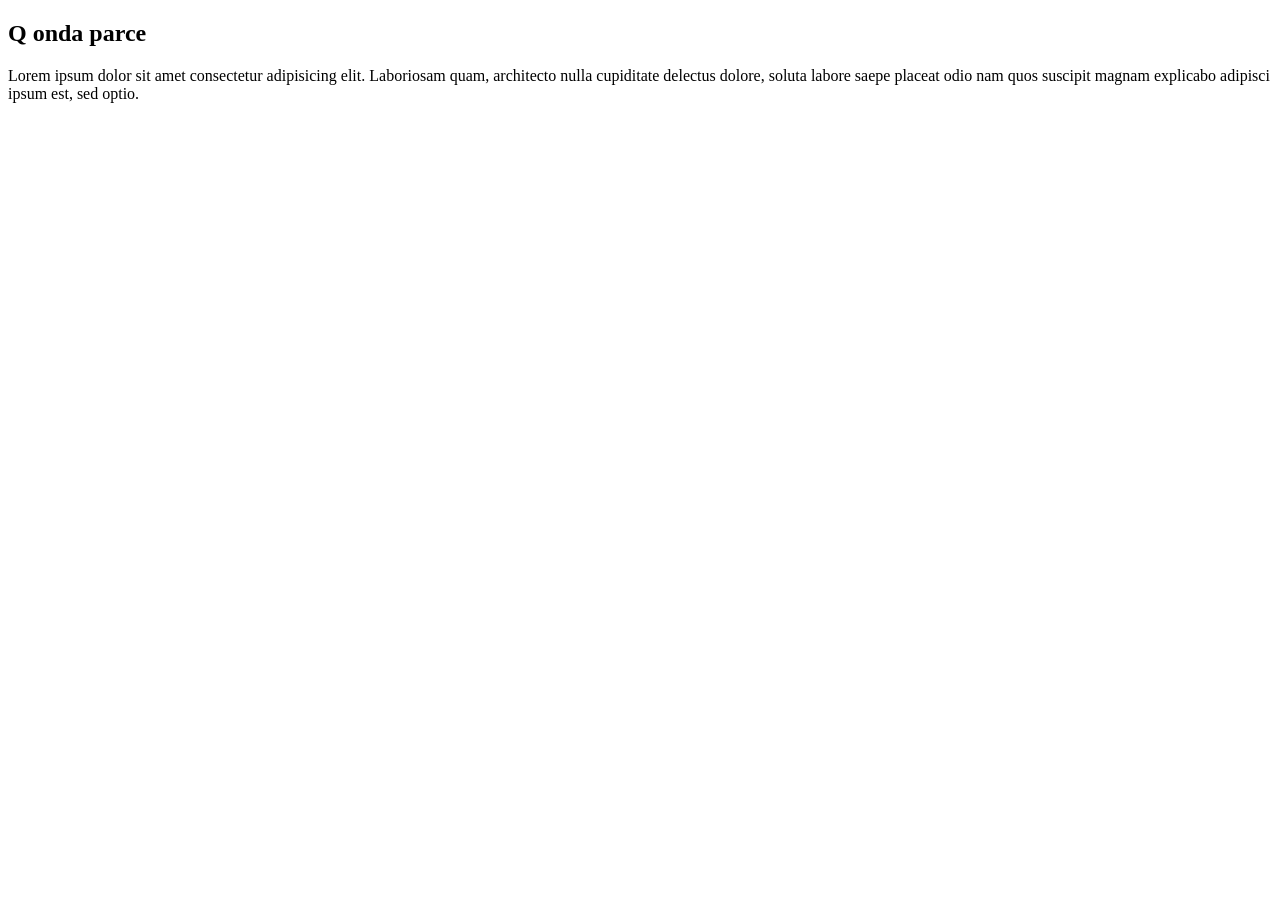
<file: Yndex.html>
<!DOCTYPE html>
<html lang="en">
<head>
    <meta charset="UTF-8">
    <meta name="viewport" content="width=device-width, initial-scale=1.0">
    <title>Document</title>
</head>
<body>
    <h2>Q onda parce</h2>
    <p>Lorem ipsum dolor sit amet consectetur adipisicing elit. Laboriosam quam, architecto nulla cupiditate delectus dolore, soluta labore saepe placeat odio nam quos suscipit magnam explicabo adipisci ipsum est, sed optio.</p>

</body>
</html>
</file>
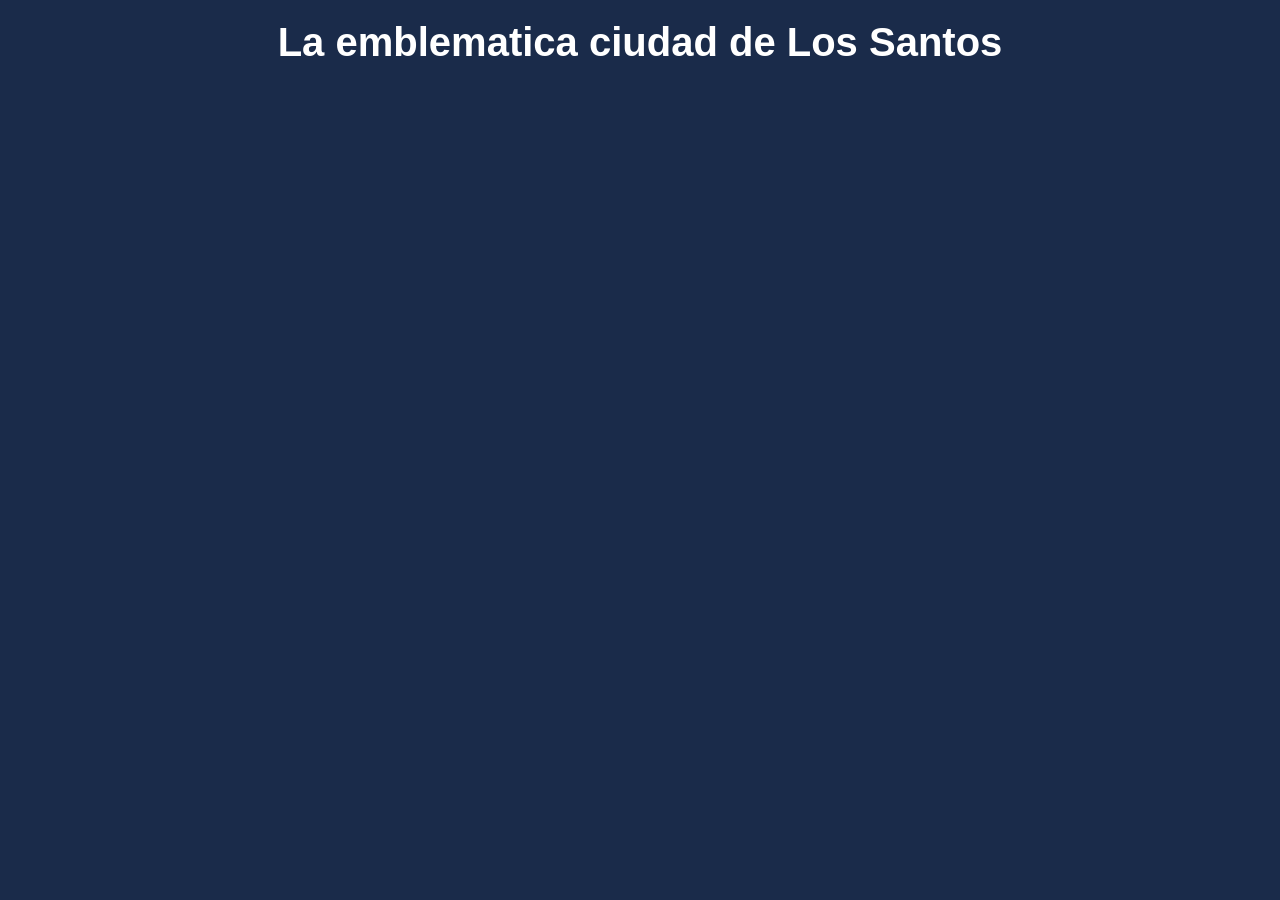
<file: Ciudad/ciudad.html>
<!DOCTYPE html>
<html lang="es">
<head>
    <meta charset="UTF-8">
    <meta name="viewport" content="width=device-width, initial-scale=1.0">
    <link rel="stylesheet" 
         href="ciudad.css">
    <title>Ciudad de Los Santos</title>
</head>
<body>
    <header>
        <h1>La emblematica ciudad de Los Santos</h1>

    </header>
</body>
</html>
</file>
<file: CSS/estilos.css>
@font-face {
    font-family: "Gta-menu-font";
    src: url("../Tipografias/Bank-Gothic-Font/BankGothicLtBTLight.ttf") format("truetype");
}
:root{ /* Todo Esto es a Definir Segun que paleta de colores nos convenga*/
    --color-primario:   #28282b;
    --color-secundario: #555d50;
    --color-acento:     #028090;
    --color-fondo:      #3a5f42;
    --color-texto:      #1a1a1a;
    --color-texto-claro:#ffffff;
    --fuente-principal: "inter", sans-serif;
}

/*reset basico*/

*{
    box-sizing: border-box;
    margin: 0;
    padding: 0;
    color: var(--color-texto-claro)!important;
    scroll-behavior: smooth;
}
html {
    scroll-padding-top: 70px; 
    scroll-behavior: smooth; 
}
header{
    z-index: 1500;
}
/*Estilos para el body*/
body{
    font-family: var(--fuente-principal);
    background-color: var(--color-fondo);
   padding-top: 3rem;

}
.modo-oscuro{
    background: #1a1a1a;
}

/* ESTILOS COMPARTIDOS (USADO POR TODOS)*/

.menu-superior {
    display: flex;
    justify-content: center; 
    gap: 30px;               
    padding: 15px;
    background-color: var(--color-primario);
    border-bottom: 5px solid var(--color-secundario);
}
.menu-superior a {
    color: #fff;
    text-decoration: none;
    font-weight: bold;
    font-size: 1.1rem;
    padding: 5px 5px;
    border-radius: 5px;;
}
.menu-superior a:hover {
    background-color: var(--color-secundario);
}

/* Seccion exclusiva: Index*/
/* Contenedores Base */
.contenedor-seccion {
    max-width: 800px;
    margin: 40px auto;
    padding: 4rem 2rem;
    font-family: sans-serif;
}
.contenedor-seccion h2 {
    font-size: 2rem;
    color: #222;
    margin-bottom: 15px;
}
.contenedor-seccion p {
    font-size: 1.1rem;
    line-height: 1.6;
    margin-bottom: 15px;
}
.seccion-alternalterna {
    background-color: #4a5d4e;
    border-radius: 8px;
}
/* Portada Hero */
.hero-index {
    text-align: center;
    padding: 4rem 1rem;
    background-color: var(--color-fondo);
}
.titulo-principal {
    color: #ffffff;
    font-size: 3.5rem;
    margin-bottom: 20px;
    text-shadow: 2px 2px 4px rgba(0, 0, 0, 0.6);
}
.logo-principal {
    max-width: 300px;
    height: auto;
    margin: 1rem auto;
    display: block;
}
/* Tarjetas Ciudades */
.contenedor-tarjetas-ciudad {
    display: flex;
    flex-wrap: wrap;
    justify-content: center;
    gap: 20px;
    margin: 2rem 0;
}
.tarjeta-ciudad {
    background-color: #28282b;
    border: 2px solid var(--color-secundario);
    border-radius: 10px;
    overflow: hidden;
    width: 100%;
    max-width: 230px;
    text-align: center;
    transition: transform 0.3s ease, border-color 0.3s ease;
}
.tarjeta-ciudad:hover {
    transform: scale(1.05);
    border-color: #0066cc;
}
.tarjeta-ciudad img {
    width: 100%;
    height: 150px;
    object-fit: cover;
    display: block;
    transition: opacity 0.3s ease;
}
.tarjeta-ciudad:hover img {
    opacity: 0.85;
}
.tarjeta-ciudad h3 {
    color: #ffffff;
    margin: 12px 0;
    font-size: 1.2rem;
    font-weight: normal;
}
/* Dos Columnas Lugares */
.columnas-lugares {
    display: flex;
    flex-direction: column;
    gap: 30px;
    align-items: center;
    margin-top: 30px;
}
.columna-imagen {
    flex: 1;
    min-width: 250px;
}
.imagen-lugares {
    width: 100%;
    border-radius: 8px;
    border: 3px solid var(--color-secundario);
    box-shadow: 0 4px 8px rgba(0,0,0,0.3);
}
.columna-texto {
    flex: 1;
    min-width: 280px;
    text-align: left;
}
.columna-texto ul {
    list-style-type: square;
    color: var(--color-texto-claro);
    margin-left: 20px;
}
.columna-texto li {
    margin-bottom: 15px;
    line-height: 1.5;
}
/* Contacto Index */
.tarjeta-contacto-index {
    font-style: normal;
    background-color: #28282b;
    border-left: 5px solid var(--color-secundario);
    padding: 1.5rem;
    margin: 1.5rem auto;
    border-radius: 4px;
    max-width: 500px;
    text-align: left;
}
.enlace-contacto {
    color: #ffffff;
    text-decoration: none;
    transition: color 0.3s ease;
}
.enlace-contacto:hover {
    color: #0066cc;
    text-decoration: underline;
}
/* Botones Interactivos */
.contenedor-boton {
    text-align: center;
    margin-top: 2.5rem;
    width: 100%;
}
.boton-primario, .boton-secundario {
    display: inline-block;
    padding: 12px 25px;
    text-decoration: none;
    font-weight: bold;
    border-radius: 5px;
    border: 2px solid var(--color-secundario);
    transition: all 0.3s ease;
    text-transform: uppercase;
    letter-spacing: 1px;
}
.boton-primario {
    background-color: var(--color-primario);
    color: #ffffff;
    font-size: 1.2rem;
    margin-top: 20px;
}
.boton-secundario {
    background-color: #1a1a1a;
    color: #ffffff;
    font-size: 0.9rem;
}
.boton-primario:hover {
    background-color:  var(--color-secundario);
    color: var(--color-texto);
    box-shadow: 0 0 12px rgba(85, 93, 80, 0.9);
    border-color: #ffffff;
    transform: translateY(-2px);
}
.boton-secundario:hover {
    background-color: var(--color-secundario);
    color: #ffffff;
    box-shadow: 0 0 12px rgba(85, 93, 80, 0.9);
    border-color: #ffffff;
    transform: translateY(-2px);
}
/* Footer Index */
.footer-principal {
    background-color: #1a1a1a;
    color: #ffffff;
    text-align: center;
    padding: 2rem 1rem;
    margin-top: 4rem;
    border-top: 4px solid var(--color-secundario);
}
.footer-principal p {
    margin: 0.5rem 0;
    font-size: 0.95rem;
}



/* =====================================================
   INICIO PARTE - LUGARES.HTML
===================================================== */


/* =====================================================
   CONTENEDOR PRINCIPAL
===================================================== */

.lugares-container {
    display: flex;
    flex-wrap: wrap;
    justify-content: center;
    gap: 20px;

    margin-top: 3rem;
    padding: 1rem;
}


/* =====================================================
   TITULO Y SUBTITULOS
===================================================== */

.lugares-container-titulo {
    width: 100%;
    font-size: 2rem;
    text-align: center;
}

.lugares-container-subtitulos {
    width: 100%;
    text-align: center;
}

.lugares-container-subtitulos h2 {
    font-size: 1.5rem;
    margin-bottom: 15px;
}

.lugares-container-subtitulos p {
    font-size: 1rem;
    line-height: 1.6;
}


/* =====================================================
   GALERIA DE IMAGENES
===================================================== */

.lugares-container-imagenes-padre {
    display: flex;
    flex-wrap: wrap;
    justify-content: center;
    gap: 2rem;

    width: 100%;
    margin-top: 1rem;
}


/* TARJETAS INDIVIDUALES */

.lugares-container-imagenes-hijos {
    display: flex;
    position: relative;

    justify-content: center;
    align-items: center;

    width: calc(25% - 1.5rem);
    min-width: 200px;

    overflow: hidden;
    border-radius: 10px;
}


/* IMAGENES PRINCIPALES */

.lugares-container-imagenes-hijos img {
    display: block;

    width: 100%;
    height: 18rem;

    object-fit: cover;

    border: 3px solid transparent;
    border-radius: 10px;

    transition:
        transform 0.3s ease,
        border-color 0.3s ease;
}


/* ENLACES SUPERPUESTOS */

.lugares-container-imagenes-hijos-texto {
    position: absolute;

    display: flex;
    justify-content: center;
    align-items: center;

    width: 100%;
    height: 100%;

    background-color: #000;
    opacity: 0;

    z-index: 1;

    font-family: "Inter", sans-serif;
    font-size: 1.5rem;
    font-weight: 500;

    text-decoration: none;
    color: inherit;

    border-radius: 10px;

    transition:
        opacity 0.3s ease,
        transform 0.3s ease,
        border 0.3s ease;
}


/* EFECTOS HOVER */

.lugares-container-imagenes-hijos-texto:hover {
    transform: scale(1.05);
    opacity: 0.8;

    border: 4px solid blueviolet;
}

.lugares-container-imagenes-hijos:hover img {
    transform: scale(1.05);
    border-color: blueviolet;
}


/* =====================================================
   SEMIPAGINAS - ESTILO GENERAL
===================================================== */

.lugares-seccion {
    position: fixed;

    top: 0;
    left: 0;

    width: 100%;
    height: 100vh;

    background-color: rgba(0, 0, 0, 0.96);

    display: flex;
    justify-content: center;
    align-items: flex-start;

    padding: 30px;

    overflow-y: auto;

    z-index: 2000;

    opacity: 0;
    visibility: hidden;

    transition:
        transform 0.6s ease-in-out,
        opacity 0.5s ease,
        visibility 0.6s;
}


/* =====================================================
   ANIMACIONES DE ENTRADA
===================================================== */


/* LAS VENTURAS - ENTRA DESDE LA DERECHA */

#Las-venturas {
    transform: translateX(100%);
}

#Las-venturas:target {
    transform: translateX(0);
    opacity: 1;
    visibility: visible;
}


/* LOS SANTOS - ENTRA DESDE ARRIBA */

#Los-santos {
    transform: translateY(-100%);
}

#Los-santos:target {
    transform: translateY(0);
    opacity: 1;
    visibility: visible;
}


/* SAN FIERRO - ENTRA DESDE ABAJO */

#San-fierro {
    transform: translateY(100%);
}

#San-fierro:target {
    transform: translateY(0);
    opacity: 1;
    visibility: visible;
}


/* ANGEL PINE - ENTRA DESDE LA IZQUIERDA */

#Angel-pine {
    transform: translateX(-100%);
}

#Angel-pine:target {
    transform: translateX(0);
    opacity: 1;
    visibility: visible;
}


/* =====================================================
   CONTENEDOR INTERNO
===================================================== */

.venturas-contenido {
    width: 100%;
    max-width: 1100px;

    margin: 0 auto;

    position: relative;
}


/* =====================================================
   BOTON VOLVER
===================================================== */

.volver-link {
    display: inline-block;

    padding: 10px 20px;
    margin-bottom: 25px;

    background-color: #28282b;

    border: 2px solid #555d50;
    border-radius: 8px;

    color: white;
    text-decoration: none;

    transition:
        background-color 0.3s ease,
        border-color 0.3s ease;
}

.volver-link:hover {
    background-color: #555d50;
    border-color: blueviolet;
}


/* =====================================================
   TITULOS DE LAS SEMIPAGINAS
===================================================== */

.venturas-titulo {
    text-align: center;

    font-size: 2.5rem;

    margin-bottom: 40px;
}


/* =====================================================
   CURIOSIDADES
===================================================== */

.curiosidad {
    display: flex;
    align-items: center;
    justify-content: space-between;

    gap: 30px;

    width: 100%;

    padding: 25px;
    margin-bottom: 30px;

    background-color: #28282b;

    border: 2px solid #555d50;
    border-radius: 12px;

    transition: border-color 0.3s ease;
}


/* BORDE VIOLETA AL PASAR EL CURSOR */

.curiosidad:hover {
    border-color: blueviolet;
}


/* COLUMNA DE TEXTO */

.curiosidad-texto {
    flex: 1;
    text-align: left;
}

.curiosidad-texto h3 {
    font-size: 1.5rem;
    margin-bottom: 15px;
}

.curiosidad-texto p {
    font-size: 1.05rem;
    line-height: 1.7;
}


/* COLUMNA DE IMAGEN */

.curiosidad-imagen {
    flex: 1;
    min-width: 0;
}

.curiosidad-imagen img {
    display: block;

    width: 100%;
    height: 250px;

    object-fit: cover;

    border-radius: 10px;
    border: 3px solid #555d50;

    transition:
        border-color 0.3s ease,
        transform 0.3s ease;
}


/* BORDE VIOLETA EN IMAGENES DE CURIOSIDADES */

.curiosidad-imagen img:hover {
    border-color: rgb(69, 18, 117);
    transform: scale(1.01);
}


/* =====================================================
   ALTERNANCIA DE IMAGENES
===================================================== */

/* PRIMERA Y TERCERA: IMAGEN A LA DERECHA */

.curiosidad-derecha {
    flex-direction: row;
}

/* SEGUNDA: IMAGEN A LA IZQUIERDA */

.curiosidad-izquierda {
    flex-direction: row-reverse;
}


/* =====================================================
   ARTICULOS INFERIORES
===================================================== */

.lugares-article {
    display: flex;
    flex-wrap: wrap;

    width: 100%;
    max-width: 900px;

    margin: 2rem auto;
    padding: 20px;

    background-color: #333;

    border-radius: 1rem;
    border: 4px solid var(--color-secundario);

    text-align: center;

    transition: border-color 0.8s ease;
}

.lugares-article:hover {
    border-color: blueviolet;
}

.lugares-article-header {
    width: 100%;
}

.lugares-article-header h2 {
    margin-bottom: 15px;
}

.lugares-article-header p {
    font-size: 1rem;
    line-height: 1.6;
}


/* =====================================================
   RESPONSIVE - TABLETS
===================================================== */

@media (max-width: 900px) {

    .lugares-container-imagenes-hijos {
        width: calc(50% - 1rem);
    }

    .lugares-container-imagenes-hijos img {
        height: 16rem;
    }

    .lugares-article {
        max-width: 95%;
    }

    .lugares-seccion {
        padding: 20px;
    }

}


/* =====================================================
   RESPONSIVE - CELULARES
===================================================== */

@media (max-width: 600px) {

    /* CONTENEDOR */

    .lugares-container {
        padding: 10px;
    }

    .lugares-container-titulo {
        font-size: 1.5rem;
    }

    .lugares-container-subtitulos h2 {
        font-size: 1.2rem;
    }


    /* GALERIA */

    .lugares-container-imagenes-padre {
        gap: 15px;
    }

    .lugares-container-imagenes-hijos {
        width: 100%;
    }

    .lugares-container-imagenes-hijos img {
        height: 15rem;
    }

    .lugares-container-imagenes-hijos-texto {
        font-size: 1.2rem;
    }


    /* SEMIPAGINAS */

    .lugares-seccion {
        padding: 15px;
    }

    .venturas-titulo {
        font-size: 1.8rem;
        margin-bottom: 25px;
    }


    /* CURIOSIDADES EN COLUMNA */

    .curiosidad,
    .curiosidad-izquierda,
    .curiosidad-derecha {
        flex-direction: column;

        padding: 15px;
        gap: 15px;
    }

    .curiosidad-texto {
        width: 100%;
    }

    .curiosidad-texto h3 {
        font-size: 1.3rem;
    }

    .curiosidad-texto p {
        font-size: 0.95rem;
    }

    .curiosidad-imagen {
        width: 100%;
    }

    .curiosidad-imagen img {
        height: 200px;
    }


    /* ARTICULOS */

    .lugares-article {
        max-width: 100%;
        padding: 15px;
    }

}


/* =====================================================
   FIN PARTE - LUGARES.HTML
===================================================== */

/* INICIO PARTE - "ciudades.html"*/
.ciudad-h1{
    background-color: var(--color-primario);
    border-bottom: 5px solid var(--color-secundario);
    color: var(--color-texto-claro);
    text-align: center;
    font-size: 2.5rem;
    margin-top: 20px;   
   
}

/* body de ciudad */

.pagina-ciudades {
    font-size: 16px;
    line-height: 1.6;
    color: var(--color-texto-claro);
}

/* margin y padding al contenedor main */

.pagina-ciudades {
    display: flex;
    flex-wrap: wrap;
    justify-content: center;
    gap: 40px;
    max-width: 1500px;
    margin: 0 auto;
    padding: 20px;
}


/* estilo del titulo y sus parrafos */
.pagina-ciudades-article  {
    text-align: center;
    margin-bottom: 40px;
    border: 6px solid var(--color-secundario);
    background-color: var(--color-primario);
    border-radius: 12px;
}
/* padding y margin en las secciones */

.pagina-ciudades .seccion-ciudad {
    flex: 1 1 420px;
    min-width: 200px;
    max-width: 400px;
    background-color: rgba(40, 40, 43, 0.7);
    border-radius: 12px;
    padding: 25px;
    border: 2px solid var(--color-secundario);
    box-shadow: 0 4px 15px rgba(0, 0, 0, 0.2);
    position: relative;
}

/* badge decorativo para titulos de la tarjeta */

.pagina-ciudades #seccion-san-fierro h2::after {
    position: absolute;
    top: 20px;
    right: 20px;
    background-color: #6200b3;
    color: var(--color-texto-claro);
    font-size: 0.75rem;
    font-weight: bold;
    text-transform: uppercase;
    padding: 4px 10px;
    border-radius: 20px;
    letter-spacing: 1px;
    box-shadow: 0 2px 5px rgba(0,0,0,0.3);
}

/* efecto de hover tipo destello violeta en la tarjeta san fierro */

.pagina-ciudades #seccion-san-fierro:hover {
    border-color: #8a2be2;
    box-shadow: 0 0 20px rgba(138, 43, 226, 0.8);
    transition: all 0.3s ease;
}

/* efecto de hover tipo destello naranja en la tarjeta los santos */

.pagina-ciudades #seccion-los-santos:hover {
    border-color: #8a2be2;
    box-shadow: 0 0 20px rgba(138, 43, 226, 0.8);   
    transition: all 0.3s ease;
}

/* efecto de hover tipo destello celeste en la tarjeta las venturas */

.pagina-ciudades #seccion-las-venturas:hover {
    border-color: #8a2be2;
    box-shadow: 0 0 20px rgba(138, 43, 226, 0.8);
    transition: all 0.3s ease;
}

/* margin de listas */

.pagina-ciudades ul {
    margin-left: 25px;
    margin-bottom: 20px;
}

.pagina-ciudades li {
    margin-bottom: 8px;
}

/* estilos de tablas */

.tabla-datos {
    width: 100%;
    margin: 25px 0;
    border-collapse: collapse;
    font-family: var(--fuente-principal);
    background-color: var(--color-primario);
    border: 4px solid var(--color-secundario);
    border-radius: 8px;
    overflow: hidden;
}

/* fondo oscuro exclusivo para el thead y alineacion */

.tabla-datos thead {
    background-color: #111111;
    border-bottom: 0 solid var(--color-secundario);
}

.tabla-datos th, 
.tabla-datos td {
    padding: 12px 15px;
    text-align: left;
}

.tabla-datos th {
    color: var(--color-texto-claro);
    font-weight: bold;
}

.tabla-datos td {
    color: var(--color-texto-claro);
}

/* alternancia de color en el tbody */

.tabla-datos tbody tr:nth-child(even) {
    background-color: rgba(255, 255, 255, 0.05);
}

.tabla-datos tbody tr:nth-child(odd) {
    background-color: transparent;
}

/* separadores sutiles entre filas */

.tabla-datos tbody tr {
    border-bottom: 1px solid rgba(255, 255, 255, 0.1);
}

/* nota en el tfoot */

.tabla-datos tfoot td {
    background-color: rgba(0, 0, 0, 0.3);
    font-size: 0.9rem;
    font-style: italic;
    color: #b0b0b0;
}

/* imagenes de las ciudades */

.img-ciudad {
    display: block;
    width: 100%;
    max-width: 550px;
    height: auto;
    margin: 20px auto;
    border-radius: 8px;
    border: 3px solid var(--color-secundario);
    transition: transform 0.3s ease;
}

.img-ciudad:hover {
    transform: scale(1.02);
}

/* FIN PARTE - "ciudades.html" */
/* =========================================================
   ESTILOS EXCLUSIVOS PARA CONTACTOS (contactos.html)
   ========================================================= */
body.pagina-contacto {
  margin: 0;
  padding-top: 0;
  background-color: #2e4a36;
  color: #ffffff;
  font-family: Arial, sans-serif;
}

.pagina-contacto header {
  background-color: #1e1e1e;
  padding: 0;
  width: 100%;
}



/* 3) Pega la imagen justo debajo de la barra negra sin franja verde */

.pagina-contacto .hero-contacto {
  background-image: linear-gradient(rgba(0, 0, 0, 0.4), rgba(0, 0, 0, 0.4)), url("../Repositoriodeimagenes/contacto.jpg");
  background-size: cover;
  background-position: center;
  height: 60vh;
  min-height: 450px;
  display: flex;
  justify-content: center;
  align-items: center;
  color: #ffffff;
  text-align: center;
}

.pagina-contacto .hero-contacto h1 {
  font-size: 2.8rem;
  margin: 0;
  text-shadow: 2px 2px 4px rgba(0, 0, 0, 0.7);
}

.pagina-contacto .titulo-seccion {
  text-align: center;
  font-size: 2rem;
  margin-top: 40px;
  margin-bottom: 5px;
}

.pagina-contacto .titulo-seccion + p,
.pagina-contacto .subtitulo-seccion {
  text-align: center;
  font-size: 1.05rem;
  color: #dddddd;
  margin-top: 5px;
  margin-bottom: 35px;
}

.pagina-contacto .contenedor-contacto {
  display: flex;
  justify-content: space-between;
  align-items: flex-start;
  gap: 50px;
  max-width: 1100px;
  margin: 40px auto 60px;
  padding: 0 20px;
}

.pagina-contacto .datos-contacto,
.pagina-contacto .formulario-contacto {
  flex: 1;
}

.pagina-contacto .datos-contacto {
  font-style: normal;
  text-align: left;
}

.pagina-contacto .datos-contacto h3 {
  font-size: 1.5rem;
  margin-top: 0;
  margin-bottom: 25px;
}

.pagina-contacto .bloque-info {
  margin-bottom: 20px;
}

.pagina-contacto .bloque-info h4 {
  margin: 0 0 5px 0;
  font-size: 1.1rem;
}

.pagina-contacto .bloque-info p {
  margin: 3px 0;
  font-size: 0.95rem;
  line-height: 1.4;
}

.pagina-contacto .formulario-contacto {
  display: flex;
  flex-direction: column;
  gap: 15px;
  text-align: left;
}

.pagina-contacto .nota-formulario {
  font-size: 0.85rem;
  color: #aaaaaa;
  margin-top: 0;
  margin-bottom: 10px;
}

.pagina-contacto .campo {
  display: flex;
  flex-direction: column;
  gap: 5px;
}

.pagina-contacto .campo label {
  font-size: 0.9rem;
  font-weight: bold;
}

.pagina-contacto .campo input,
.pagina-contacto .campo textarea {
  width: 100%;
  padding: 10px;
  border: 1px solid #4a5d4e;
  background-color: #1e1e1e;
  color: #ffffff;
  border-radius: 6px;
  box-sizing: border-box;
}

.pagina-contacto .btn-enviar {
  padding: 12px;
  background-color: #4a5d4e;
  color: #ffffff;
  border: none;
  border-radius: 6px;
  font-weight: bold;
  cursor: pointer;
  margin-top: 10px;
}

.pagina-contacto .btn-enviar:hover {
  background-color: #5c7462;
}

@media (max-width: 768px) {
  .pagina-contacto .contenedor-contacto {
    flex-direction: column;
    gap: 30px;
  }
}
/* MODO OSCURO GLOBAL (TODAS LAS SECCIONES) */

body.modo-oscuro,
body.oscuro,
body.modo-oscuro.pagina-contacto,
body.oscuro.pagina-contacto {
    background-color: #121212 !important;
    color: #e0e0e0 !important;
}

/* Bloque verde del título (Hero) y Lugares y Entornos */
body.modo-oscuro .hero-index,
body.oscuro .hero-index,
body.modo-oscuro .seccion-alternalterna,
body.oscuro .seccion-alternalterna {
    background-color: #1a1a1a !important;
    border: 1px solid #333333;
}

/* Tarjetas de Ciudades, Curiosidades y Artículos */
body.modo-oscuro .tarjeta-ciudad,
body.oscuro .tarjeta-ciudad,
body.modo-oscuro .pagina-ciudades .seccion-ciudad,
body.oscuro .pagina-ciudades .seccion-ciudad,
body.modo-oscuro .curiosidad,
body.oscuro .curiosidad,
body.modo-oscuro .lugares-article,
body.oscuro .lugares-article {
    background-color: #1e1e20 !important;
    border-color: #3a3a3d !important;
}

/* Botones de Contacto y del Index */
body.modo-oscuro .pagina-contacto .btn-enviar,
body.oscuro .pagina-contacto .btn-enviar,
body.modo-oscuro .boton-primario,
body.oscuro .boton-primario,
body.modo-oscuro .boton-secundario,
body.oscuro .boton-secundario {
    background-color: #2a2a2d !important;
    border: 1px solid #555555 !important;
}

/* Footer */
body.modo-oscuro .footer-principal,
body.oscuro .footer-principal,
body.modo-oscuro .pagina-ciudades footer,
body.oscuro .pagina-ciudades footer {
    background-color: #0b0b0c !important;
}
</file>
<file: Ciudad/ciudad.css>
:root{ /* Todo Esto es a Definir Segun que paleta de colores nos convenga*/
    --color-primario:   #1a2b4a;
    --color-acento:     #028090;
    --color-fondo:      #f7f9fa;
    --color-texto:      #1a1a1a;
    --color-texto-claro:#ffffff;
    --fuente-principal: "inter", sans-serif;
}

/*reset basico*/

*{
    box-sizing: border-box;
    margin: 0;
    padding: 0;
}

body{
    font-family: var(--fuente-principal);
    background-color: var(--color-primario);
}
/*Estilos para el body*/

h1 {
    text-align: center;
    color: var(--color-texto-claro);
    font-size: 2.5rem;
    margin-top: 20px;
}
</file>
